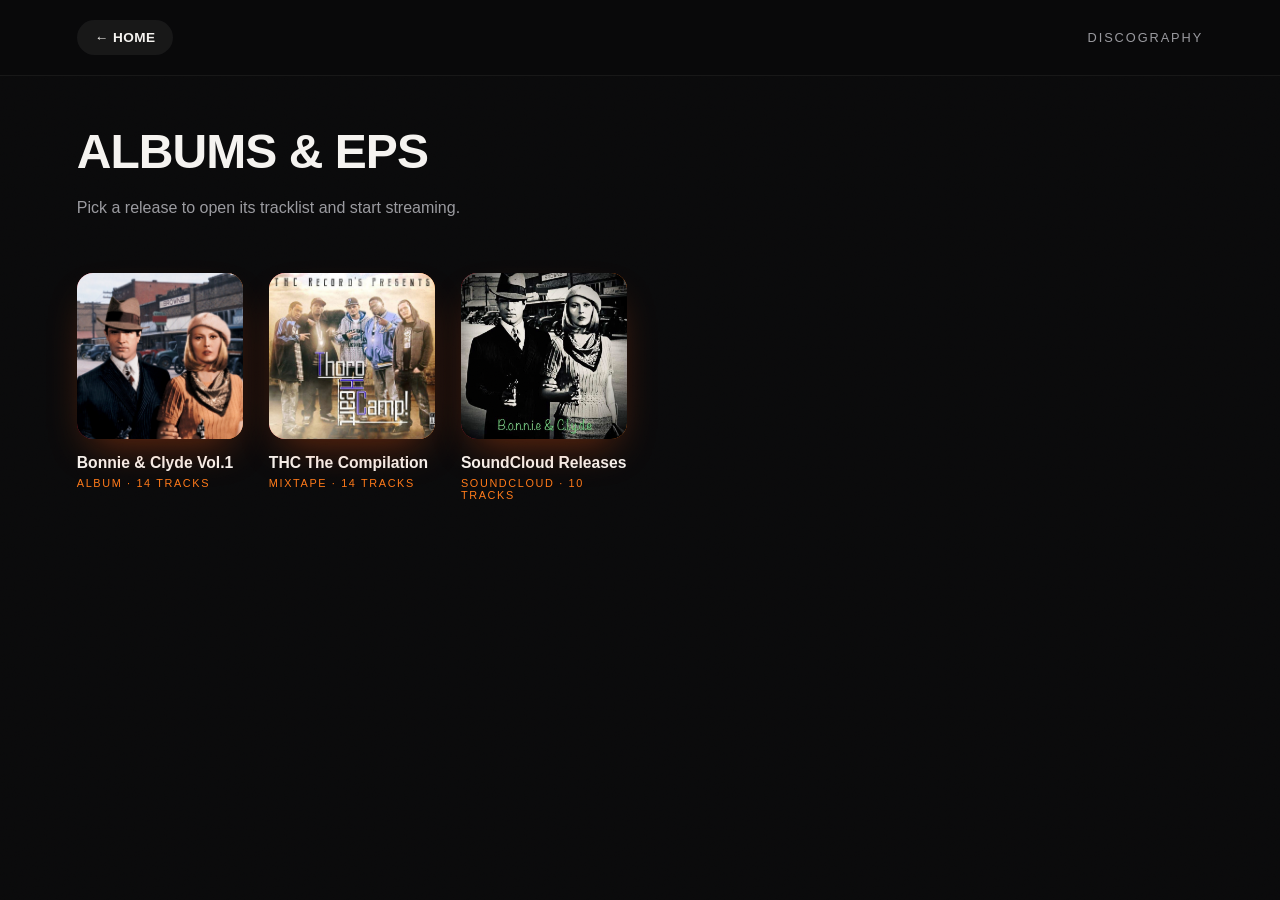
<file: albums.html>
<!doctype html>
<html lang="en">
<head>
<meta charset="UTF-8">
<meta name="viewport" content="width=device-width, initial-scale=1.0">
<title>Albums & EPs — Alex Ellerbe</title>
<link rel="stylesheet" href="styles.css">
<style>
  /* ---------- EP PLAYER PAGE ---------- */
  .ep-page{
    position:fixed; inset:0; z-index:1000; background:var(--bg);
    overflow-y:auto; -webkit-overflow-scrolling:touch;
    opacity:0; visibility:hidden; pointer-events:none;
    transition:opacity .35s ease, visibility 0s linear .35s;
  }
  /* NOTE: no `transform` on this element — a transformed ancestor becomes the
     positioning anchor for any position:fixed descendant (like .now-bar),
     which breaks the player bar's pinning on mobile browsers. Fade only. */
  .ep-page.open{ opacity:1; visibility:visible; pointer-events:auto; transition:opacity .35s ease; }
  .ep-hero{
    display:flex; align-items:flex-end; gap:28px; padding:56px 6vw 40px;
    background:
      radial-gradient(ellipse at 15% 0%, rgba(224,38,60,.3), transparent 60%),
      radial-gradient(ellipse at 85% 30%, rgba(255,122,26,.25), transparent 60%),
      var(--bg-2);
    flex-wrap:wrap;
  }
  .ep-cover{
    position:relative; width:180px; height:180px; border-radius:16px; flex-shrink:0; background:var(--grad);
    box-shadow:0 20px 50px -12px rgba(255,90,20,.5); overflow:hidden;
  }
  .ep-cover img{ position:absolute; inset:0; width:100%; height:100%; object-fit:cover; display:block; }
  .ep-cover .cover-fallback{
    position:absolute; inset:0; display:flex; align-items:center; justify-content:center;
    font-family:'Arial Black',Arial,sans-serif; font-size:2.4rem; color:#0a0a0b; text-transform:uppercase;
  }
  .ep-meta .ep-kind{ font-size:.78rem; letter-spacing:.25em; text-transform:uppercase; color:var(--orange); margin-bottom:10px; }
  .ep-meta h2{ font-size:clamp(1.8rem,4vw,3rem); margin-bottom:10px; }
  .ep-meta .ep-artist{ color:var(--muted); font-size:1rem; }
  .ep-meta .ep-stats{ display:flex; gap:22px; margin-top:18px; color:var(--muted); font-size:.85rem; flex-wrap:wrap; }
  .ep-meta .ep-stats b{ color:var(--ink); }

  .ep-list{ padding:16px 6vw 140px; }
  .track-row{
    display:flex; align-items:center; gap:18px; padding:16px 14px; border-radius:12px;
    border-bottom:1px solid rgba(255,255,255,.06); cursor:pointer; transition:background .2s ease;
  }
  .track-row:hover{ background:rgba(255,255,255,.04); }
  .track-row.playing{ background:rgba(255,122,26,.08); }
  .track-num{ width:26px; text-align:center; color:var(--muted); font-size:.9rem; flex-shrink:0; }
  .track-row.playing .track-num{ color:var(--orange); }
  .track-playbtn{
    width:42px; height:42px; border-radius:50%; background:rgba(255,255,255,.08); border:none; flex-shrink:0;
    display:flex; align-items:center; justify-content:center; transition:background .2s ease;
  }
  .track-row:hover .track-playbtn, .track-row.playing .track-playbtn{ background:var(--grad); }
  .track-playbtn .tri3{ border-left:11px solid var(--ink); border-top:7px solid transparent; border-bottom:7px solid transparent; margin-left:2px; }
  .track-row:hover .track-playbtn .tri3, .track-row.playing .track-playbtn .tri3{ border-left-color:#0a0a0b; }
  .track-playbtn .bars3{ display:none; align-items:flex-end; gap:2px; height:14px; }
  .track-playbtn.is-playing .tri3{ display:none; }
  .track-playbtn.is-playing .bars3{ display:flex; }
  .bars3 span{ width:3px; background:#0a0a0b; border-radius:1px; animation:barbounce 1s ease-in-out infinite; }
  .bars3 span:nth-child(2){ animation-delay:.2s; } .bars3 span:nth-child(3){ animation-delay:.4s; }
  .track-info{ flex:1; min-width:0; }
  .track-info .t-title{ font-weight:700; font-size:1rem; white-space:nowrap; overflow:hidden; text-overflow:ellipsis; }
  .track-info .t-sub{ color:var(--muted); font-size:.82rem; margin-top:3px; }
  .track-wave{ display:none; align-items:flex-end; gap:2px; height:32px; width:120px; flex-shrink:0; }
  @media (min-width:700px){ .track-wave{ display:flex; } }
  .track-wave span{ flex:1; background:rgba(255,255,255,.18); border-radius:1px; }
  .track-row.playing .track-wave span{ background:linear-gradient(180deg,var(--orange),var(--red)); }
  .track-dur{ color:var(--muted); font-size:.85rem; width:48px; text-align:right; flex-shrink:0; }
  .track-dur.platform-badge{ width:auto; color:var(--orange); font-weight:700; font-size:.72rem; letter-spacing:.06em; text-transform:uppercase; }

  .track-embed{ max-height:0; overflow:hidden; transition:max-height .35s ease; }
  .track-embed.open{ max-height:200px; margin:2px 0 16px; }
  .track-embed .embed-inner{ border-radius:12px; overflow:hidden; background:#000; }
  .track-embed iframe{ width:100%; border:0; display:block; }

  .ep-elsewhere{ display:flex; gap:12px; flex-wrap:wrap; padding:0 6vw 60px; }
  .ep-elsewhere a{
    display:inline-flex; align-items:center; gap:10px; padding:12px 20px; border-radius:100px; font-size:.82rem;
    font-weight:700; letter-spacing:.03em; text-transform:uppercase; border:1px solid rgba(255,255,255,.15); transition:all .2s ease;
  }
  .ep-elsewhere a:hover{ border-color:var(--orange); background:rgba(255,122,26,.1); }

  /* ---------- ALBUMS GRID PAGE ---------- */
  .albums-intro{ padding:48px 6vw 8px; }
  .albums-intro h2{ font-size:clamp(1.8rem,4vw,3rem); margin-bottom:10px; }
  .albums-intro p{ color:var(--muted); max-width:520px; line-height:1.6; }
  .album-grid{
    display:grid; grid-template-columns:repeat(auto-fill, minmax(160px,1fr)); gap:26px;
    padding:28px 6vw 100px;
  }
  .album-card{ cursor:pointer; transition:transform .25s ease; }
  .album-card:hover{ transform:translateY(-6px); }
  .album-cover{
    position:relative; aspect-ratio:1/1; border-radius:16px; overflow:hidden; margin-bottom:14px;
    background:var(--grad); box-shadow:0 18px 40px -14px rgba(255,90,20,.4); transition:box-shadow .25s ease;
  }
  .album-card:hover .album-cover{ box-shadow:0 24px 55px -14px rgba(255,90,20,.55); }
  .album-cover img{ position:absolute; inset:0; width:100%; height:100%; object-fit:cover; display:block; }
  .album-cover .cover-fallback{
    position:absolute; inset:0; display:flex; align-items:center; justify-content:center;
    font-family:'Arial Black',Arial,sans-serif; font-size:1.3rem; color:rgba(10,10,11,.55);
    text-transform:uppercase; letter-spacing:.04em; text-align:center; padding:10px;
  }
  .album-cover .album-play{
    position:absolute; inset:0; display:flex; align-items:center; justify-content:center;
    background:rgba(10,10,11,0); transition:background .25s ease;
  }
  .album-card:hover .album-play{ background:rgba(10,10,11,.35); }
  .album-play .circle5{
    width:52px; height:52px; border-radius:50%; background:var(--grad); display:flex; align-items:center; justify-content:center;
    opacity:0; transform:scale(.8); transition:opacity .25s ease, transform .25s ease;
    box-shadow:0 8px 24px -6px rgba(255,90,20,.6);
  }
  .album-card:hover .circle5{ opacity:1; transform:scale(1); }
  .circle5 .tri5{ border-left:14px solid #0a0a0b; border-top:9px solid transparent; border-bottom:9px solid transparent; margin-left:3px; }
  .album-title{ font-weight:800; font-size:.98rem; line-height:1.3; }
  .album-kind{ color:var(--orange); font-size:.68rem; text-transform:uppercase; letter-spacing:.15em; margin-top:4px; }

  .now-bar{
    position:fixed; left:0; right:0; bottom:0; z-index:6;
    background:rgba(14,14,15,.96); backdrop-filter:blur(10px); border-top:1px solid rgba(255,255,255,.08);
    display:flex; align-items:center; gap:18px; padding:12px 6vw;
    transform:translateY(100%); transition:transform .3s ease;
  }
  .now-bar.show{ transform:translateY(0); }
  .now-art{ width:44px; height:44px; border-radius:8px; background:var(--grad); flex-shrink:0; }
  .now-meta{ min-width:0; width:140px; flex-shrink:0; }
  .now-meta .n-title{ font-size:.88rem; font-weight:700; white-space:nowrap; overflow:hidden; text-overflow:ellipsis; }
  .now-meta .n-artist{ font-size:.75rem; color:var(--muted); white-space:nowrap; overflow:hidden; text-overflow:ellipsis; }
  .now-controls{ display:flex; align-items:center; gap:14px; flex-shrink:0; }
  .now-controls button{ background:none; border:none; color:var(--ink); display:flex; align-items:center; justify-content:center; }
  .now-controls .skip{ font-size:1.3rem; opacity:.8; }
  .now-controls .skip:hover{ opacity:1; color:var(--orange); }
  .now-playbtn{
    width:38px; height:38px; border-radius:50%; background:var(--grad) !important; display:flex; align-items:center; justify-content:center;
  }
  .now-playbtn .tri4{ border-left:10px solid #0a0a0b; border-top:6px solid transparent; border-bottom:6px solid transparent; margin-left:2px; }
  .now-playbtn .pause4{ display:none; gap:3px; }
  .now-playbtn .pause4 span{ width:3px; height:12px; background:#0a0a0b; border-radius:1px; }
  .now-playbtn.is-playing .tri4{ display:none; }
  .now-playbtn.is-playing .pause4{ display:flex; }
  .now-seek{ flex:1; display:flex; align-items:center; gap:10px; min-width:0; }
  .now-time{ font-size:.75rem; color:var(--muted); width:36px; flex-shrink:0; }
  .now-range{
    flex:1; height:4px; -webkit-appearance:none; appearance:none; background:rgba(255,255,255,.15); border-radius:2px; outline:none;
  }
  .now-range::-webkit-slider-thumb{ -webkit-appearance:none; width:13px; height:13px; border-radius:50%; background:var(--orange); cursor:pointer; }
  .now-range::-moz-range-thumb{ width:13px; height:13px; border-radius:50%; background:var(--orange); border:none; cursor:pointer; }
  @media (max-width:640px){ .now-meta{ display:none; } }
</style>
</head>
<body>

<div class="grain"></div>

<!-- ALBUMS — GRID OF ALL RELEASES -->
<main id="albumsPage">
  <div class="ep-topbar">
    <a class="ep-back" href="index.html">&larr; Home</a>
    <div style="color:var(--muted); font-size:.8rem; letter-spacing:.15em; text-transform:uppercase;">Discography</div>
  </div>

  <div class="albums-intro">
    <h2>Albums &amp; EPs</h2>
    <p>Pick a release to open its tracklist and start streaming.</p>
  </div>

  <div class="album-grid" id="albumGrid"><!-- album cards injected by script --></div>
</main>

<!-- LISTEN TO EP — CUSTOM PLAYER PAGE (scoped to whichever album was opened) -->
<div class="ep-page" id="epPage">
  <div class="ep-topbar">
    <button class="ep-back" id="epClose">&larr; Albums</button>
    <div style="color:var(--muted); font-size:.8rem; letter-spacing:.15em; text-transform:uppercase;">Now Streaming</div>
  </div>

  <div class="ep-hero">
    <div class="ep-cover" id="epCoverFallback"></div>
    <div class="ep-meta">
      <div class="ep-kind" id="epKind">EP</div>
      <h2 id="epTitle">—</h2>
      <div class="ep-artist">Alex Ellerbe</div>
      <div class="ep-stats"><span><b id="epTrackCount">0</b> tracks</span><span id="epTotalDur">--:-- total</span></div>
    </div>
  </div>

  <div class="ep-list" id="epList"><!-- track rows injected by script --></div>

  <div class="ep-elsewhere">
    <a href="https://on.soundcloud.com/LD1K7P9gMBk1OasAsx" target="_blank" rel="noopener" style="color:var(--sc-orange);" id="epAlsoLink">Also on SoundCloud</a>

  </div>

  <div class="now-bar" id="nowBar">
    <div class="now-art"></div>
    <div class="now-meta">
      <div class="n-title" id="nowTitle">—</div>
      <div class="n-artist">Alex Ellerbe</div>
    </div>
    <div class="now-controls">
      <button class="skip" id="prevBtn" aria-label="Previous track">⏮</button>
      <button class="now-playbtn" id="nowPlayBtn" aria-label="Play or pause">
        <span class="tri4"></span>
        <span class="pause4"><span></span><span></span></span>
      </button>
      <button class="skip" id="nextBtn" aria-label="Next track">⏭</button>
    </div>
    <div class="now-seek">
      <span class="now-time" id="curTime">0:00</span>
      <input type="range" class="now-range" id="seekRange" min="0" max="100" value="0">
      <span class="now-time" id="durTime">0:00</span>
    </div>
  </div>
</div>

<script>
  /* =========================================================
     TRACKLIST — edit this array to control what plays and how.

     Two kinds of entries:

     1) type: "local"  — plays through our own custom player using
        a file you host yourself (audio/track.mp3). Good for previews
        of unreleased material. IMPORTANT: plays here do NOT count
        toward SoundCloud/Spotify play counts or PRO/royalty reporting
        — there's nothing tracking a play on your own webserver.

     2) type: "soundcloud" or "spotify" — plays through that
        platform's REAL embedded player (their actual widget, loaded
        right on the site). Because the play genuinely happens on
        SoundCloud/Spotify's own system, it counts the same as any
        other play on that platform. Use this for anything that's
        actually been released/distributed. Just paste the real
        track URL:
          soundcloud: the on.soundcloud.com/... or soundcloud.com/... link
          spotify:    the open.spotify.com/track/... link

     Only "local" tracks use the audio/ folder — embed tracks need no file at all.
     ========================================================= */
  /* =========================================================
     ALBUMS — one entry per release. Each has its own cover art
     and its own tracklist (using the same track "type" rules as
     before: local / soundcloud / spotify — see notes above).

     To add another release later (like Bonnie & Clyde Vol.2 once
     it drops), just copy one of these objects, give it a unique
     id, its own cover image, and its own tracks array.
     ========================================================= */
  const ALBUMS = [
    {
      id: "Bonnie & Clyde Vol.1",
      title: "Bonnie & Clyde Vol.1",
      kind: "Album",
      cover: "covers/bonnie-clyde-vol1.jpg",
      link: "https://on.soundcloud.com/LD1K7P9gMBk1OasAsx",
      tracks: [
        { title: "Hu$tleman", type: "local", src: "audio/01 Track 1.mp3" },
        { title: "Run this town (ft. Homi)", type: "local", src: "audio/02 Track 2.mp3" },
        {title: "Do you have the time? (Prod. by Sap)", type: "local", src: "audio/03 Track 3.mp3"},
        {title: "One for the Money (Prod. by Sap)", type: "local", src: "audio/04 Track 4.mp3"},
        {title: "Barrow Gang", type: "local", src: "audio/05 Track 5.mp3"},
        {title: "Legendary", type: "local", src: "audio/06 Track 6.mp3"},
        {title: "Step to da plate (ft. Swanny Rivers)", type: "local", src: "audio/07 Track 7.mp3"},
        {title: "Aha", type: "local", src: "audio/08 Track 8.mp3"},
        {title: "B.o.n.n.i.e. & C.l.y.d.e", type: "local", src: "audio/10 Track 10.mp3"},
        {title: "Hu$tleman Remix (ft. Sauce & Homi)", type: "local", src: "audio/11 Track 11.mp3"},
        {title: "One night stand", type: "local", src: "audio/12 Track 12.mp3"},
        {title: "I aint serving you (ft. Raf & Noodles)", type: "local", src: "audio/13 Track 13.mp3"},
        {title: "Gunna Boyz (ft. Raf & Noodles)", type: "local", src: "audio/14 Track 14.mp3"},
        {title: "Renagade", type: "local", src: "audio/15 Track 15.mp3"},
      ],
      

    },
    // Example for later:
    {
      id: "THC The Compilation",
      title: "THC The Compilation",
      kind: "Mixtape",
      cover: "gallery/9445.jpg",
      // link: "https://on.soundcloud.com/xxxxxxxx",
      tracks: [ /* ... */ 
        {title: "1000 ways to kill", type: "local", src: "audio/1000-ways-to-kill-Capital-Punishment-Pt.-2.mp3" },
        {title: "Can I Stay Here", type: "local", src: "audio/Can-I-Stay-Here.mp3" },
        {title: "Crown Me King", type: "local", src: "audio/Crown-Me-King.mp3" },
        
        {title: "Hustleman Remix (pt.2)", type: "local", src: "audio/Hustleman-Remix-Pt2.mp3" },
        {title: "Just Be Me", type: "local", src: "audio/Just-Be-Me-Remix.mp3" },
        {title: "Just Like You (ft. Richy)", type: "local", src: "audio/Just-Like-You-Ft-Richy.mp3" },
        {title: "MF Finished", type: "local", src: "audio/thc mf finished.mp3" },
        {title: "My Clique Freestyle", type: "local", src: "audio/09 Track 9.mp3"},

        {title: "Rock & Roll (This is How We Rock)", type: "local", src: "audio/Rock&Roll-This-is-How-We-Rock.mp3" },
        {title: "The A Team", type: "local", src: "audio/The-A-Team.mp3" },
        {title: "TROUBLE!!!", type: "local", src: "audio/TROUBLE!!!.mp3" },
        {title: "Underdog pt.2", type: "local", src: "audio/Underdog-pt2.mp3" },
        {title: "We Are... THC", type: "local", src: "audio/We-Are---THC.mp3" },
        {title: "How we roll", type: "local", src: "audio/forever-remix.mp3" }
      ],
    },
    
    {
      id: "soundcloud",
      title: "SoundCloud Releases",
      kind: "SoundCloud",
      cover: "gallery/9560.jpg",
      link: "https://on.soundcloud.com/LD1K7P9gMBk1OasAsx",
      tracks: [
        { title: "Barrow Gang", type: "soundcloud", url: "https://soundcloud.com/alex-ellerbe-64402251/barrow-gang?si=ad38e2ac272849de90065733c9166a83&utm_source=clipboard&utm_medium=text&utm_campaign=social_sharing" },
        { title: "Step to da plate (ft. Swanny Rivers)", type: "soundcloud",  url: "https://soundcloud.com/alex-ellerbe-64402251/step-to-da-plate-ft-swanny?si=c205ab11b2964cc0878377b48113d775&utm_source=clipboard&utm_medium=text&utm_campaign=social_sharing" },
        { title: "Aha",   type: "soundcloud", url: "https://soundcloud.com/alex-ellerbe-64402251/aha?si=e6f72d0a52474a239299aa58c556f9f3&utm_source=clipboard&utm_medium=text&utm_campaign=social_sharing"},
        { title: "Rollercoaster (ft. Swanny Rivers & Serious", type: "soundcloud", url: "https://soundcloud.com/alex-ellerbe-64402251/rollercoaster-ft-swanny-rivers?si=149f5643ba684e91a1c3ac36410a57ba&utm_source=clipboard&utm_medium=text&utm_campaign=social_sharing" },
        {title: "Legendary", type:"soundcloud", url:"https://soundcloud.com/alex-ellerbe-64402251/legendary?si=75a640b7901242c087490a7d1be247e4&utm_source=clipboard&utm_medium=text&utm_campaign=social_sharing"},
        {title: "B.o.n.n.i.e. & C.l.y.d.e.", type:"soundcloud", url:"https://soundcloud.com/alex-ellerbe-64402251/b-o-n-n-i-e-c-l-y-d-e?si=f97260d6c7504f0493b7d85cfa512e5e&utm_source=clipboard&utm_medium=text&utm_campaign=social_sharing"},
        {title: "Hu$leman Remix (ft. Sauce & Homi)", type:"soundcloud", url:"https://soundcloud.com/alex-ellerbe-64402251/hu-tleman-remix-ft-sauce-and?si=7fff6dce9094472aac9b2746b3bcf37d&utm_source=clipboard&utm_medium=text&utm_campaign=social_sharing"},
        {title: "Lady", type: "soundcloud", url:"https://soundcloud.com/alex-ellerbe-64402251/lady?si=920b1c513ffe442d98057c3cff0f96cf&utm_source=clipboard&utm_medium=text&utm_campaign=social_sharing"},
        {title: "I aint serving you (ft. Raf & Noodles)", type:"soundcloud", url:"https://soundcloud.com/alex-ellerbe-64402251/i-aint-serving-you-ft-raf-and?si=4410cd842a36418baf344f899b955adc&utm_source=clipboard&utm_medium=text&utm_campaign=social_sharing"},
        {title: "Gunna Boyz", type: "soundcloud", url:"https://soundcloud.com/alex-ellerbe-64402251/gunna-boyz-ft-raf-and-noodles?si=335869ba10d1476c89d5b916efe26391&utm_source=clipboard&utm_medium=text&utm_campaign=social_sharing"}
      ],
      

    },
  ];

  let CURRENT_TRACKS = [];
  let currentAlbumIndex = -1;


  function soundcloudEmbedSrc(url){
    return `https://w.soundcloud.com/player/?url=${encodeURIComponent(url)}&color=%23ff7a1a&auto_play=true&hide_related=true&show_comments=false&show_user=true&show_reposts=false&show_teaser=false&visual=false`;
  }
  function spotifyEmbedSrc(url){
    const m = url.match(/track\/([a-zA-Z0-9]+)/);
    const id = m ? m[1] : '';
    return `https://open.spotify.com/embed/track/${id}?utm_source=generator&theme=0`;
  }

  const audio = new Audio();
  let currentTrack = -1;
  let isPlaying = false;

  const epList = document.getElementById('epList');
  const epTrackCount = document.getElementById('epTrackCount');
  const epTotalDur = document.getElementById('epTotalDur');
  const epTitle = document.getElementById('epTitle');
  const epKind = document.getElementById('epKind');
  const epCoverFallback = document.getElementById('epCoverFallback');
  const epAlsoLink = document.getElementById('epAlsoLink');
  const epPage = document.getElementById('epPage');
  const albumGrid = document.getElementById('albumGrid');
  const nowBar = document.getElementById('nowBar');
  const nowTitle = document.getElementById('nowTitle');
  const nowPlayBtn = document.getElementById('nowPlayBtn');
  const seekRange = document.getElementById('seekRange');
  const curTimeEl = document.getElementById('curTime');
  const durTimeEl = document.getElementById('durTime');

  function formatTime(sec){
    if(!isFinite(sec) || sec < 0) return "0:00";
    const m = Math.floor(sec/60);
    const s = Math.floor(sec%60).toString().padStart(2,'0');
    return `${m}:${s}`;
  }

  function makeWaveBars(n){
    let html = '';
    for(let i=0;i<n;i++){ html += `<span style="height:${6 + Math.random()*26}px"></span>`; }
    return html;
  }

  function renderAlbums(){
    albumGrid.innerHTML = ALBUMS.map((a,i)=>`
      <div class="album-card" data-album-index="${i}">
        <div class="album-cover">
          <div class="cover-fallback">${a.kind}</div>
          <img src="${a.cover}" alt="${a.title} cover art" onerror="this.remove()">
          <div class="album-play"><div class="circle5"><span class="tri5"></span></div></div>
        </div>
        <div class="album-title">${a.title}</div>
        <div class="album-kind">${a.kind} &middot; ${a.tracks.length} tracks</div>
      </div>
    `).join('');

    albumGrid.querySelectorAll('.album-card').forEach(card=>{
      card.addEventListener('click', ()=> openAlbum(parseInt(card.dataset.albumIndex, 10)));
    });
  }

  function openAlbum(i){
    const album = ALBUMS[i];
    if(!album) return;
    currentAlbumIndex = i;
    CURRENT_TRACKS = album.tracks;

    epKind.textContent = album.kind;
    epTitle.textContent = album.title;
    epCoverFallback.innerHTML = `
      <div class="cover-fallback">${album.kind}</div>
      <img src="${album.cover}" alt="${album.title} cover art" onerror="this.remove()">
    `;
    if(epAlsoLink){
      epAlsoLink.href = album.link || '#';
      epAlsoLink.textContent = 'Also on SoundCloud';
    }

    // reset player state for the newly opened album
    if(openEmbedIndex !== -1){ openEmbedIndex = -1; }
    if(!audio.paused) audio.pause();
    audio.removeAttribute('src');
    currentTrack = -1;
    isPlaying = false;
    nowBar.classList.remove('show');

    renderTracks();

    epPage.classList.add('open');
    document.body.style.overflow = 'hidden';
  }

  function renderTracks(){
    epTrackCount.textContent = CURRENT_TRACKS.length;
    epList.innerHTML = CURRENT_TRACKS.map((t,i)=>{
      const isEmbed = t.type === 'soundcloud' || t.type === 'spotify';
      const durCell = isEmbed
        ? `<div class="track-dur platform-badge" data-dur-for="${i}">${t.type}</div>`
        : `<div class="track-dur" data-dur-for="${i}">--:--</div>`;
      const row = `
      <div class="track-row" data-index="${i}" data-type="${t.type}">
        <div class="track-num">${i+1}</div>
        <button class="track-playbtn" aria-label="Play ${t.title}">
          <span class="tri3"></span>
          <span class="bars3"><span></span><span></span><span></span></span>
        </button>
        <div class="track-info">
          <div class="t-title">${t.title}</div>
          <div class="t-sub">Alex Ellerbe</div>
        </div>
        <div class="track-wave">${makeWaveBars(28)}</div>
        ${durCell}
      </div>`;
      const embedShell = isEmbed ? `<div class="track-embed" id="embed-${i}"><div class="embed-inner"></div></div>` : '';
      return row + embedShell;
    }).join('');

    epList.querySelectorAll('.track-row').forEach(row=>{
      row.addEventListener('click', ()=>{
        const i = parseInt(row.dataset.index, 10);
        const t = CURRENT_TRACKS[i];
        if(t.type === 'soundcloud' || t.type === 'spotify'){
          toggleEmbed(i);
        } else if(currentTrack === i){
          togglePlay();
        } else {
          loadTrack(i, true);
        }
      });
    });

    // probe durations quietly without playing — local tracks only
    CURRENT_TRACKS.forEach((t, i)=>{
      if(t.type !== 'local') return;
      const probe = new Audio();
      probe.preload = 'metadata';
      probe.src = t.src;
      probe.addEventListener('loadedmetadata', ()=>{
        const el = epList.querySelector(`[data-dur-for="${i}"]`);
        if(el) el.textContent = formatTime(probe.duration);
      });
      probe.addEventListener('error', ()=>{
        const el = epList.querySelector(`[data-dur-for="${i}"]`);
        if(el) el.textContent = "—";
      });
    });
  }

  let openEmbedIndex = -1;
  function toggleEmbed(i){
    const t = CURRENT_TRACKS[i];
    const shell = document.getElementById(`embed-${i}`);
    const row = epList.querySelector(`.track-row[data-index="${i}"]`);
    const inner = shell.querySelector('.embed-inner');

    // closing the one that's already open
    if(openEmbedIndex === i){
      shell.classList.remove('open');
      row.classList.remove('playing');
      inner.innerHTML = ''; // stops playback
      openEmbedIndex = -1;
      return;
    }
    // close whichever embed was open before
    if(openEmbedIndex !== -1){
      const prevShell = document.getElementById(`embed-${openEmbedIndex}`);
      const prevRow = epList.querySelector(`.track-row[data-index="${openEmbedIndex}"]`);
      if(prevShell){ prevShell.classList.remove('open'); prevShell.querySelector('.embed-inner').innerHTML = ''; }
      if(prevRow) prevRow.classList.remove('playing');
    }
    // pause our own local-file player too, so nothing double-plays
    if(!audio.paused) audio.pause();

    const iframe = document.createElement('iframe');
    if(t.type === 'soundcloud'){
      iframe.src = soundcloudEmbedSrc(t.url);
      iframe.height = '166';
      iframe.setAttribute('scrolling', 'no');
      iframe.setAttribute('allow', 'autoplay');
    } else {
      iframe.src = spotifyEmbedSrc(t.url);
      iframe.height = '152';
      iframe.setAttribute('allow', 'autoplay; clipboard-write; encrypted-media; fullscreen; picture-in-picture');
      iframe.setAttribute('loading', 'lazy');
    }
    inner.innerHTML = '';
    inner.appendChild(iframe);
    shell.classList.add('open');
    row.classList.add('playing');
    openEmbedIndex = i;
  }

  function updateRowStates(){
    epList.querySelectorAll('.track-row').forEach(row=>{
      const i = parseInt(row.dataset.index, 10);
      const btn = row.querySelector('.track-playbtn');
      row.classList.toggle('playing', i === currentTrack);
      btn.classList.toggle('is-playing', i === currentTrack && isPlaying);
    });
  }

  function loadTrack(i, autoplay){
    if(i < 0 || i >= CURRENT_TRACKS.length) return;
    if(CURRENT_TRACKS[i].type !== 'local') return; // embeds are handled by toggleEmbed
    if(openEmbedIndex !== -1){
      const prevShell = document.getElementById(`embed-${openEmbedIndex}`);
      const prevRow = epList.querySelector(`.track-row[data-index="${openEmbedIndex}"]`);
      if(prevShell){ prevShell.classList.remove('open'); prevShell.querySelector('.embed-inner').innerHTML = ''; }
      if(prevRow) prevRow.classList.remove('playing');
      openEmbedIndex = -1;
    }
    currentTrack = i;
    audio.src = CURRENT_TRACKS[i].src;
    nowTitle.textContent = CURRENT_TRACKS[i].title;
    nowBar.classList.add('show');
    if(autoplay){
      audio.play().catch(()=>{ /* file not added yet, or blocked until user gesture */ });
    }
    updateRowStates();
  }

  function togglePlay(){
    if(currentTrack === -1){ loadTrack(0, true); return; }
    if(audio.paused){ audio.play().catch(()=>{}); } else { audio.pause(); }
  }

  audio.addEventListener('play', ()=>{ isPlaying = true; nowPlayBtn.classList.add('is-playing'); updateRowStates(); });
  audio.addEventListener('pause', ()=>{ isPlaying = false; nowPlayBtn.classList.remove('is-playing'); updateRowStates(); });
  audio.addEventListener('timeupdate', ()=>{
    curTimeEl.textContent = formatTime(audio.currentTime);
    if(audio.duration){ seekRange.value = (audio.currentTime / audio.duration) * 100; }
  });
  audio.addEventListener('loadedmetadata', ()=>{ durTimeEl.textContent = formatTime(audio.duration); });
  audio.addEventListener('ended', ()=>{ loadTrack((currentTrack + 1) % CURRENT_TRACKS.length, true); });

  nowPlayBtn.addEventListener('click', togglePlay);
  document.getElementById('prevBtn').addEventListener('click', ()=> loadTrack((currentTrack - 1 + CURRENT_TRACKS.length) % CURRENT_TRACKS.length, true));
  document.getElementById('nextBtn').addEventListener('click', ()=> loadTrack((currentTrack + 1) % CURRENT_TRACKS.length, true));
  seekRange.addEventListener('input', ()=>{
    if(audio.duration){ audio.currentTime = (seekRange.value / 100) * audio.duration; }
  });

  function backToAlbumsFromPlayer(){
    // stop whatever's playing before leaving the tracklist
    if(!audio.paused) audio.pause();
    if(openEmbedIndex !== -1){
      const prevShell = document.getElementById(`embed-${openEmbedIndex}`);
      if(prevShell){ prevShell.classList.remove('open'); prevShell.querySelector('.embed-inner').innerHTML = ''; }
      openEmbedIndex = -1;
    }
    nowBar.classList.remove('show');
    epPage.classList.remove('open');
    document.body.style.overflow = '';
  }

  document.getElementById('epClose').addEventListener('click', backToAlbumsFromPlayer);
  document.addEventListener('keydown', (e)=>{
    if(e.key === 'Escape' && epPage.classList.contains('open')) backToAlbumsFromPlayer();
  });

  renderAlbums();
</script>

</body>
</html>
</file>
<file: styles.css>
/* Shared styles — loaded by index.html, albums.html and members.html.
 Site-wide colors, base typography, the grain overlay and the top bar / back
 button live here so all three pages stay in sync. Page-specific styles stay
 in each page's own <style> block. */
:root{
  --bg:#0a0a0b;
  --bg-2:#141416;
  --ink:#f5f3f0;
  --muted:#9a9a9f;
  --red:#e0263c;
  --orange:#ff7a1a;
  --grad: linear-gradient(90deg, var(--red), var(--orange));
  --yt-red:#ff0000;
  --sc-orange:#ff5500;
  --fb-blue:#1877f2;
}
*{box-sizing:border-box;}
html{scroll-behavior:smooth;}
body{
  margin:0;
  background:var(--bg);
  color:var(--ink);
  font-family: 'Helvetica Neue', Arial, sans-serif;
  -webkit-font-smoothing:antialiased;
  overflow-x:hidden;
}
h1,h2,h3{
  font-family: 'Arial Black', Arial, sans-serif;
  letter-spacing:-0.02em;
  text-transform:uppercase;
  margin:0;
}
a{color:inherit; text-decoration:none;}
img{max-width:100%; display:block;}
button{font-family:inherit; cursor:pointer;}

/* ---------- GRAIN / NOISE ---------- */
.grain{
  position:fixed; inset:0; pointer-events:none; z-index:2; opacity:.04; mix-blend-mode:overlay;
  background-image:url("data:image/svg+xml,%3Csvg xmlns='http://www.w3.org/2000/svg' width='120' height='120'%3E%3Cfilter id='n'%3E%3CfeTurbulence type='fractalNoise' baseFrequency='0.9' numOctaves='2' stitchTiles='stitch'/%3E%3C/filter%3E%3Crect width='100%25' height='100%25' filter='url(%23n)'/%3E%3C/svg%3E");
}

/* ---------- PAGE TOP BAR + BACK BUTTON (albums + members pages) ---------- */
.ep-topbar{
  position:sticky; top:0; z-index:5; display:flex; align-items:center; justify-content:space-between;
  padding:20px 6vw; background:rgba(10,10,11,.85); backdrop-filter:blur(10px); border-bottom:1px solid rgba(255,255,255,.06);
}
.ep-back{
  display:inline-flex; align-items:center; gap:10px; background:rgba(255,255,255,.06); border:none; color:var(--ink);
  padding:10px 18px; border-radius:100px; font-size:.85rem; font-weight:700; letter-spacing:.03em; text-transform:uppercase;
  transition:background .2s ease;
}
.ep-back:hover{ background:rgba(255,255,255,.14); }

/* shared animation (equalizer bars: snippets on the home page, track rows on the albums page) */
@keyframes barbounce{ 0%,100%{ height:4px; } 50%{ height:14px; } }
</file>
